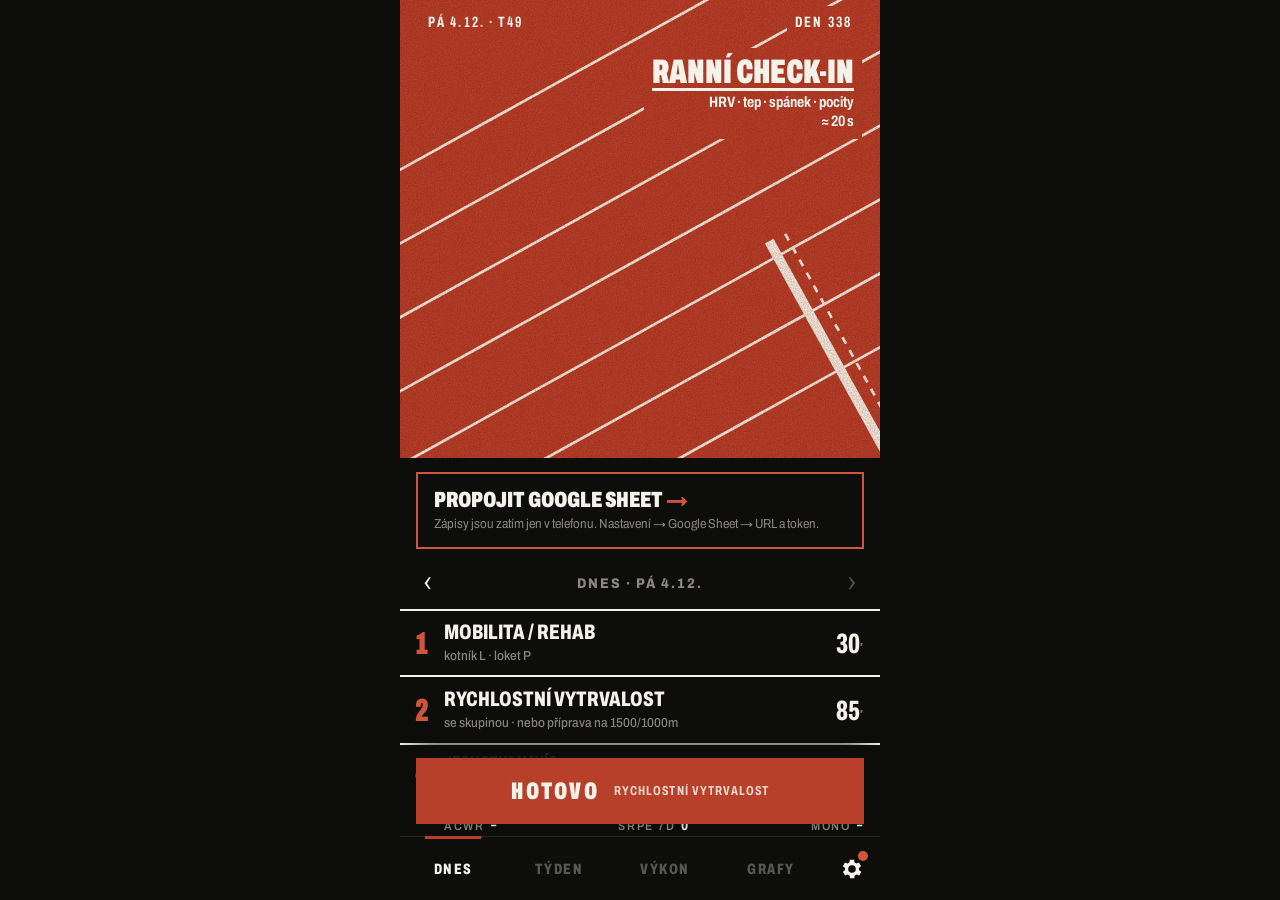
<file: index.html>
<!doctype html>
<html lang="cs">
<head>
<meta charset="utf-8">
<meta name="viewport" content="width=device-width, initial-scale=1, viewport-fit=cover">
<meta name="theme-color" content="#0d0d0c">
<meta name="apple-mobile-web-app-capable" content="yes">
<meta name="mobile-web-app-capable" content="yes">
<meta name="apple-mobile-web-app-status-bar-style" content="black-translucent">
<meta name="apple-mobile-web-app-title" content="Deník">
<title>Trénink deník</title>
<link rel="manifest" href="manifest.webmanifest">
<link rel="icon" href="icons/icon-192.png" type="image/png">
<link rel="apple-touch-icon" href="icons/apple-touch-icon.png">
<link rel="preconnect" href="https://fonts.googleapis.com">
<link rel="preconnect" href="https://fonts.gstatic.com" crossorigin>
<link href="https://fonts.googleapis.com/css2?family=Archivo:wdth,wght@62..125,400..900&display=swap" rel="stylesheet">
<link rel="stylesheet" href="css/app.css">
<script type="module" src="js/main.js"></script>
</head>
<body>
<div id="app"></div>
<noscript>Deník potřebuje JavaScript.</noscript>
</body>
</html>
</file>
<file: css/app.css>
/* Trénink deník – „Dráha“. Tmavý stadion, tartan, bílé čáry, kondenzovaná čísla. */
:root {
  --bg: #0d0d0c;
  --bg-2: #151513;
  --ink: #f5f2ea;
  --dim: #8c877d;
  --mute: #5a5650;
  --rule: #262523;
  --tartan: #b8402a;
  --tartan-l: #d0563a;
  --tartan-d: #8a2e1d;
  --line: #f5f2ea;
  --go: #49d17d;
  --warn: #f2b632;
  --stop: #ff4b3a;
  --tab-h: 64px;
  --safe-b: env(safe-area-inset-bottom, 0px);
  --safe-t: env(safe-area-inset-top, 0px);
  --noise: url("data:image/svg+xml,%3Csvg xmlns='http://www.w3.org/2000/svg' width='240' height='240'%3E%3Cfilter id='n'%3E%3CfeTurbulence type='fractalNoise' baseFrequency='.9' numOctaves='3' stitchTiles='stitch'/%3E%3CfeColorMatrix values='0 0 0 0 .35  0 0 0 0 .1  0 0 0 0 .05  0 0 0 1.1 -.2'/%3E%3C/filter%3E%3Crect width='100%25' height='100%25' filter='url(%23n)' opacity='.55'/%3E%3C/svg%3E");
  color-scheme: dark;
}

* { box-sizing: border-box; margin: 0; padding: 0; -webkit-tap-highlight-color: transparent; }
html, body { height: 100%; background: var(--bg); color: var(--ink); }
/* žádné přiblížení dvojitým ťuknutím (pinch zůstává) */
* { touch-action: manipulation; } /* i uvnitř scrollovacích kontejnerů; konkrétní pravidla (sheet-head, grafy) mají přednost */
body {
  font-family: "Archivo", system-ui, sans-serif;
  font-variation-settings: "wdth" 88;
  -webkit-font-smoothing: antialiased;
  overscroll-behavior: none;
  -webkit-user-select: none; user-select: none;
}
input, textarea, select, button { font: inherit; color: inherit; }
button { background: none; border: 0; cursor: pointer; text-align: inherit; }
button:disabled { opacity: .3; cursor: default; }
input, textarea { -webkit-user-select: text; user-select: text; }
:focus-visible { outline: 2px solid var(--tartan-l); outline-offset: 2px; }

.c62, .paint, .lane .v, .lane .n, .loadbar b, .otu-c b, .wk-bib b, .step-val, .cta span,
.state b, .meta, .wk-min, .wk-r b, .scale-btn b, .soon-num { font-variation-settings: "wdth" 62; font-variant-numeric: tabular-nums; }

#app { height: 100%; max-width: 480px; margin: 0 auto; position: relative; background: var(--bg); }
#main { height: 100%; overflow-y: auto; overflow-x: hidden; -webkit-overflow-scrolling: touch; padding-bottom: calc(var(--tab-h) + var(--safe-b) + 96px); }
.view { min-height: 100%; }
.muted { color: var(--dim); font-size: 14px; line-height: 1.4; }
.sect { font-size: 12px; letter-spacing: .18em; text-transform: uppercase; color: var(--dim); font-weight: 700; margin: 0 0 10px; }

/* ---------- tartan ---------- */
.track { position: relative; aspect-ratio: 390 / 372; min-height: calc(330px + var(--safe-t)); overflow: hidden; background: var(--tartan); }
.track-bg, .track-svg { position: absolute; inset: 0; width: 100%; height: 100%; display: block; }
.meta, .state, .paint, .paint-l { position: absolute; z-index: 2; }
.meta { top: calc(var(--safe-t) + 14px); left: 28px; right: 28px; display: flex; justify-content: space-between; font-weight: 700; font-size: 15px; letter-spacing: .14em; text-transform: uppercase; pointer-events: none; }
.state { right: 26px; top: calc(var(--safe-t) + 56px); text-align: right; display: block; max-width: 62%; }
.state b { display: block; font-weight: 900; font-size: 30px; line-height: .92; text-transform: uppercase; }
.state small { display: block; font-size: 15px; font-weight: 700; margin-top: 6px; line-height: 1.25; font-variation-settings: "wdth" 78; }
.state .pain-note { font-weight: 600; }
.state-cta b { font-size: 34px; text-decoration: underline; text-decoration-thickness: 3px; text-underline-offset: 5px; }
.lights { display: flex; gap: 6px; justify-content: flex-end; margin-bottom: 10px; }
.lights i { width: 15px; height: 15px; border-radius: 50%; border: 2px solid var(--line); }
.lights i.on { background: var(--line); }
.lights[data-level="warn"] i.on { background: var(--warn); border-color: var(--warn); }
.lights[data-level="stop"] i.on { background: var(--bg); border-color: var(--bg); }
.paint { left: 12px; bottom: 36px; font-weight: 900; font-size: min(200px, 51vw); line-height: .78; letter-spacing: -.02em; color: var(--line); pointer-events: none; }
.paint-l { left: 22px; bottom: 16px; font-weight: 800; font-size: 13px; letter-spacing: .22em; text-transform: uppercase; pointer-events: none; }

/* drobný text na tartanu: plocha se stejným zrnem, čáry pod ní končí */
.meta span, .state, .paint-l {
  border: 8px solid transparent; margin: -8px;
  background: var(--noise) padding-box border-box, var(--tartan) border-box;
  background-blend-mode: multiply;
}
.meta { margin: 0; }

/* rozložení podle varianty pozadí */
.bgv4 .state { top: auto; bottom: 22px; }
.bgv6 .paint { left: auto; right: 16px; }
.bgv6 .paint-l { left: auto; right: 22px; }
.bgv6 .state, .bgv12 .state { right: auto; left: 28px; text-align: left; }
.bgv6 .lights, .bgv12 .lights { justify-content: flex-start; }
.bgv10 .paint { font-size: min(150px, 38vw); bottom: 48px; }
.bgv12 .paint { font-size: min(168px, 43vw); }

.alert { margin: 14px 16px 0; padding: 12px 14px; border-left: 4px solid var(--stop); background: #1d1210; font-size: 14px; line-height: 1.4; }
.alert b { text-transform: uppercase; letter-spacing: .08em; color: var(--stop); }

.back-today { display: block; width: 100%; padding: calc(var(--safe-t) + 10px) 16px 10px; background: var(--ink); color: var(--bg); font-weight: 800; letter-spacing: .1em; text-transform: uppercase; font-size: 13px; text-align: center; }
.back-today + .track .meta { top: 14px; }
.back-today + .track { min-height: 330px; }

/* ---------- dráhy (jednotky) ---------- */
.lanes { margin-top: 16px; }
.lane { position: relative; width: 100%; display: grid; grid-template-columns: 44px 1fr auto; align-items: center; min-height: 68px; padding: 8px 18px 8px 0; border-bottom: 2px solid var(--line); }
.lane:first-child { border-top: 2px solid var(--line); }
.lane .n { font-weight: 900; font-size: 32px; text-align: center; color: var(--tartan-l); }
.lane .t { font-weight: 800; font-size: 21px; text-transform: uppercase; line-height: 1.02; font-variation-settings: "wdth" 70; padding-right: 8px; }
.lane .t small { overflow: hidden; display: -webkit-box; -webkit-line-clamp: 2; -webkit-box-orient: vertical; font-weight: 500; font-size: 13px; color: var(--dim); text-transform: none; font-variation-settings: "wdth" 90; margin-top: 4px; line-height: 1.3; }
.lane .v { font-weight: 800; font-size: 28px; }
.lane .v i { font-style: normal; font-size: 14px; color: var(--dim); }
.lane.done .n, .lane.done .t, .lane.done .v, .lane.skipped > * { opacity: .38; }
.lane.skipped .t { text-decoration: line-through; text-decoration-thickness: 2px; }
.lane:active { background: #141412; }
.lane-add { border-bottom: 0 !important; min-height: 56px; }
.lane-add .n { color: var(--dim); }
.lane-add .t { color: var(--dim); font-size: 17px; }

/* razítko */
.stamp {
  position: absolute; right: 70px; top: 50%; pointer-events: none;
  font-weight: 900; font-size: 19px; font-variation-settings: "wdth" 70; letter-spacing: .14em; text-transform: uppercase; line-height: 1;
  color: var(--tartan-l); border: 2.5px solid currentColor; padding: 4px 8px 3px;
  transform: translateY(-50%) rotate(var(--r, -8deg)); opacity: .92;
  -webkit-mask: url("data:image/svg+xml,%3Csvg xmlns='http://www.w3.org/2000/svg' width='120' height='60'%3E%3Cfilter id='f'%3E%3CfeTurbulence baseFrequency='.7' numOctaves='2'/%3E%3CfeColorMatrix values='0 0 0 0 0  0 0 0 0 0  0 0 0 0 0  0 0 0 -2.2 1.6'/%3E%3C/filter%3E%3Crect width='100%25' height='100%25' filter='url(%23f)'/%3E%3C/svg%3E");
          mask: url("data:image/svg+xml,%3Csvg xmlns='http://www.w3.org/2000/svg' width='120' height='60'%3E%3Cfilter id='f'%3E%3CfeTurbulence baseFrequency='.7' numOctaves='2'/%3E%3CfeColorMatrix values='0 0 0 0 0  0 0 0 0 0  0 0 0 0 0  0 0 0 -2.2 1.6'/%3E%3C/filter%3E%3Crect width='100%25' height='100%25' filter='url(%23f)'/%3E%3C/svg%3E");
}
.stamp.new { animation: stamp .32s cubic-bezier(.3, 1.6, .5, 1) both; }
@keyframes stamp {
  from { transform: translateY(-50%) rotate(var(--r, -8deg)) scale(2.4); opacity: 0; }
  to   { transform: translateY(-50%) rotate(var(--r, -8deg)) scale(1); opacity: .92; }
}

.loadbar { display: flex; justify-content: space-between; padding: 14px 18px 0 44px; font-size: 12px; letter-spacing: .14em; color: var(--dim); text-transform: uppercase; font-weight: 600; }
.loadbar b { color: var(--ink); font-size: 17px; letter-spacing: .02em; margin-left: 6px; }
.loadbar b[data-zone="warn"] { color: var(--warn); }
.loadbar b[data-zone="stop"] { color: var(--stop); }

/* palcové CTA nad lištou */
.cta-wrap { position: fixed; z-index: 5; left: 0; right: 0; bottom: calc(var(--tab-h) + var(--safe-b) + 12px); max-width: 480px; margin: 0 auto; padding: 0 16px; pointer-events: none; }
.cta { pointer-events: auto; width: 100%; height: 66px; background: var(--tartan); color: var(--ink); font-weight: 900; font-size: 24px; letter-spacing: .12em; text-transform: uppercase; font-variation-settings: "wdth" 70; display: flex; align-items: center; justify-content: center; gap: 14px; box-shadow: 0 -12px 24px var(--bg); }
.cta small { font-size: 13px; letter-spacing: .08em; font-weight: 700; opacity: .85; max-width: 50%; white-space: nowrap; overflow: hidden; text-overflow: ellipsis; }
.cta:active { background: var(--tartan-d); }
.cta-quiet { background: var(--bg-2); color: var(--dim); font-size: 16px; border: 2px solid var(--rule); }

/* ---------- spodní lišta ---------- */
.tabbar { position: fixed; z-index: 6; left: 0; right: 0; bottom: 0; max-width: 480px; margin: 0 auto; height: calc(var(--tab-h) + var(--safe-b)); padding-bottom: var(--safe-b); display: grid; grid-template-columns: repeat(4, 1fr) 56px; border-top: 1px solid var(--rule); background: var(--bg); }
.tabbar button { font-weight: 800; font-size: 15px; letter-spacing: .1em; text-transform: uppercase; color: var(--mute); display: flex; align-items: center; justify-content: center; font-variation-settings: "wdth" 70; position: relative; }
.tabbar button[aria-current="true"] { color: var(--ink); }
.tabbar button[aria-current="true"]::before { content: ""; position: absolute; top: -1px; left: 24%; right: 24%; height: 3px; background: var(--tartan); }
.tabbar .gear { color: var(--ink); }
.tabbar .gear svg { width: 26px; height: 26px; }
.tabbar .gear.needs-setup::after { content: ""; position: absolute; top: 14px; right: 12px; width: 10px; height: 10px; border-radius: 50%; background: var(--tartan-l); box-shadow: 0 0 0 2px var(--bg); }
.tabbar .gear span { display: grid; }

.connect { display: block; margin: 14px 16px 0; padding: 14px 16px; border: 2px solid var(--tartan-l); color: var(--ink); text-decoration: none; }
.connect b { display: block; font-weight: 900; font-size: 22px; text-transform: uppercase; font-variation-settings: "wdth" 70; }
.connect b::after { content: " →"; color: var(--tartan-l); }
.connect small { display: block; margin-top: 4px; color: var(--dim); font-size: 13px; line-height: 1.35; }
.connect:active { background: #1a1311; }
.lbl { display: grid; gap: 6px; }
.lbl > span { font-size: 12px; letter-spacing: .14em; text-transform: uppercase; color: var(--dim); font-weight: 700; }

/* ---------- bottom sheet ---------- */
.scrim { position: fixed; inset: 0; z-index: 20; background: rgba(0, 0, 0, .6); opacity: 0; transition: opacity .25s; }
.scrim.in { opacity: 1; }
.sheet { position: fixed; z-index: 21; left: 0; right: 0; bottom: 0; max-width: 480px; margin: 0 auto; max-height: 88vh; display: flex; flex-direction: column; background: var(--bg-2); border-top: 3px solid var(--tartan); transform: translateY(100%); transition: transform .26s cubic-bezier(.2, .8, .2, 1); padding-bottom: var(--safe-b); }
.sheet.full { height: 88vh; }
.sheet.in { transform: none; }
.sheet-grip { width: 44px; height: 4px; background: var(--mute); margin: 8px auto 0; }
.sheet-head { display: flex; align-items: center; justify-content: space-between; padding: 8px 16px 6px; touch-action: none; }
.sheet-head h2 { font-weight: 900; font-size: 24px; text-transform: uppercase; font-variation-settings: "wdth" 70; line-height: 1; }
.sheet-x { color: var(--dim); font-size: 14px; padding: 8px 0 8px 12px; }
.sheet-body { overflow-y: auto; padding: 6px 16px 20px; -webkit-overflow-scrolling: touch; overscroll-behavior: contain; }
.sheet-actions { display: grid; gap: 8px; margin-top: 18px; }
.sheet-body:has(> .sheet-actions.sticky) { padding-bottom: 0; }
.sheet-actions.sticky { position: sticky; bottom: 0; z-index: 2; margin: 18px -16px 0; padding: 12px 16px 14px; background: var(--bg-2); box-shadow: 0 -10px 16px var(--bg-2); border-top: 1px solid var(--rule); }
.row.split > * { flex: 1; }
.two { display: grid; grid-template-columns: 1fr 1fr; gap: 10px; }
.two .field { border-bottom: 0; }
.rpe-hint { color: var(--dim); }
.chips.quick { display: flex; flex-wrap: wrap; gap: 6px; margin-top: 8px; }
.qchip { min-height: 36px; padding: 6px 12px; border: 1.5px solid var(--rule); font-size: 14px; font-weight: 600; color: var(--ink); background: var(--bg); }
.qchip.add::before { content: "+ "; color: var(--tartan-l); }
.qchip[aria-pressed="true"] { border-color: var(--tartan); background: var(--tartan); }
.qchip:active { background: var(--rule); }
.toast { position: fixed; z-index: 50; left: 16px; right: 16px; max-width: 448px; margin: 0 auto; bottom: calc(var(--tab-h) + var(--safe-b) + 90px); display: flex; align-items: center; justify-content: space-between; gap: 12px; padding: 12px 14px; background: var(--ink); color: var(--bg); font-weight: 700; transform: translateY(20px); opacity: 0; transition: transform .2s, opacity .2s; }
.toast.in { transform: none; opacity: 1; }
.toast button { color: var(--tartan); font-weight: 900; letter-spacing: .1em; text-transform: uppercase; padding: 4px 0 4px 10px; }
.dayswitch { display: grid; grid-template-columns: 56px 1fr 56px; align-items: center; margin-top: 12px; }
.dayswitch button { height: 44px; font-size: 30px; font-weight: 300; text-align: center; color: var(--ink); }
.dayswitch span { text-align: center; font-weight: 800; font-size: 14px; letter-spacing: .14em; text-transform: uppercase; color: var(--dim); }
.dayswitch + .lanes { margin-top: 4px; }
body.sheet-open #main { overflow: hidden; touch-action: none; }
.scrim, .sheet-grip { touch-action: none; }

/* ---------- formulářové prvky ---------- */
.field { padding: 12px 0; border-bottom: 1px solid var(--rule); }
.field-l { font-size: 12px; letter-spacing: .16em; text-transform: uppercase; color: var(--dim); font-weight: 700; margin-bottom: 8px; display: flex; justify-content: space-between; gap: 8px; }
.field-l small { letter-spacing: 0; text-transform: none; font-weight: 500; }
.text-in, .sel { width: 100%; background: var(--bg); border: 1.5px solid var(--rule); padding: 12px; font-size: 16px; border-radius: 0; color: var(--ink); }
.text-in:focus, .sel:focus { border-color: var(--tartan-l); outline: 0; }
textarea.text-in { resize: vertical; line-height: 1.4; }
.sel { appearance: none; background-image: linear-gradient(45deg, transparent 50%, var(--dim) 50%), linear-gradient(135deg, var(--dim) 50%, transparent 50%); background-position: calc(100% - 18px) 50%, calc(100% - 12px) 50%; background-size: 6px 6px; background-repeat: no-repeat; padding-right: 32px; }

.scale { display: grid; gap: 6px; }
.scale-btn { height: 58px; border: 1.5px solid var(--rule); background: var(--bg); display: flex; flex-direction: column; align-items: center; justify-content: center; }
.scale-btn b { font-size: 26px; font-weight: 800; line-height: 1; }
.scale-btn small { font-size: 10px; color: var(--dim); margin-top: 2px; letter-spacing: .04em; }
.scale-btn[aria-pressed="true"] { background: var(--tartan); border-color: var(--tartan); }
.scale-btn[aria-pressed="true"] small { color: var(--ink); }
.shake { animation: shake .35s; }
@keyframes shake { 25% { transform: translateX(-6px); } 75% { transform: translateX(6px); } }

.stepper { display: grid; grid-template-columns: 64px 1fr 64px; align-items: center; border: 1.5px solid var(--rule); background: var(--bg); }
.step-btn { height: 64px; font-size: 30px; font-weight: 400; text-align: center; color: var(--ink); }
.step-btn:active { background: var(--rule); }
.step-mid { text-align: center; }
.step-val { font-size: 40px; font-weight: 900; }
.step-unit { font-size: 14px; color: var(--dim); margin-left: 4px; }

.num-field { display: flex; align-items: center; border: 1.5px solid var(--rule); background: var(--bg); min-width: 0; width: 100%; }
.num-field:focus-within { border-color: var(--tartan-l); }
.num-in { flex: 1; min-width: 0; width: 100%; background: none; border: 0; padding: 10px 12px; font-size: 26px; font-weight: 800; font-variation-settings: "wdth" 62; outline: 0; }
.num-unit { padding-right: 12px; color: var(--dim); font-size: 14px; }

.volume { margin-top: 12px; border-top: 1px solid var(--rule); }
.volume summary { padding: 14px 0; font-size: 12px; letter-spacing: .16em; text-transform: uppercase; color: var(--dim); font-weight: 700; list-style: none; }
.volume summary::after { content: " +"; }
.volume[open] summary::after { content: " −"; }
.vol-grid { display: grid; grid-template-columns: 1fr 1fr; gap: 8px; }
.vol span { display: block; font-size: 12px; color: var(--dim); margin-bottom: 4px; }
.vol .num-in { font-size: 20px; padding: 8px 10px; }
.flags { display: grid; grid-template-columns: repeat(3, 1fr); gap: 8px; margin-top: 10px; }
.flag { border: 1.5px solid var(--rule); padding: 10px 8px; text-align: center; }
.flag b { display: block; font-size: 18px; font-weight: 900; }
.flag small { font-size: 11px; color: var(--dim); }
.flag[aria-pressed="true"] { border-color: var(--warn); color: var(--warn); }

.btn-primary { height: 60px; background: var(--tartan); color: var(--ink); font-weight: 900; font-size: 20px; letter-spacing: .12em; text-transform: uppercase; text-align: center; font-variation-settings: "wdth" 70; width: 100%; }
.btn-primary:active { background: var(--tartan-d); }
.btn-ghost { min-height: 48px; padding: 0 16px; border: 1.5px solid var(--rule); font-weight: 700; letter-spacing: .06em; text-transform: uppercase; font-size: 14px; text-align: center; }
.btn-ghost:active { background: var(--rule); }
.btn-link { color: var(--tartan-l); font-weight: 700; font-size: 14px; padding: 10px 0; display: inline-block; text-decoration: none; }
.btn-x { width: 36px; height: 36px; color: var(--dim); font-size: 22px; text-align: center; flex: none; }
.row { display: flex; gap: 8px; flex-wrap: wrap; }

/* ---------- check-in ---------- */
.checkin { position: fixed; inset: 0; z-index: 30; max-width: 480px; margin: 0 auto; background: var(--bg); display: flex; flex-direction: column; padding-top: var(--safe-t); padding-bottom: var(--safe-b); transform: translateY(100%); transition: transform .28s cubic-bezier(.2, .8, .2, 1); }
.checkin.in { transform: none; }
.ci-head { display: flex; align-items: center; justify-content: space-between; padding: 12px 16px; }
.ci-close { color: var(--dim); font-size: 14px; }
.ci-title { font-weight: 800; letter-spacing: .16em; text-transform: uppercase; font-size: 13px; }
.ci-count { font-variation-settings: "wdth" 62; color: var(--dim); font-weight: 700; min-width: 44px; text-align: right; }
.ci-progress { display: flex; gap: 4px; padding: 0 16px; }
.ci-progress i { flex: 1; height: 4px; background: var(--rule); transition: background .2s; }
.ci-progress i.on { background: var(--tartan); }
.ci-viewport { flex: 1; overflow: hidden; }
.ci-track { display: flex; height: 100%; transition: transform .28s cubic-bezier(.2, .8, .2, 1); }
.ci-card { flex: 0 0 100%; min-width: 0; padding: 28px 16px; overflow-y: auto; display: flex; flex-direction: column; gap: 18px; }
.ci-h { font-weight: 900; font-size: 44px; text-transform: uppercase; font-variation-settings: "wdth" 62; line-height: .9; }
.ci-row, .ci-sub { display: grid; gap: 8px; grid-template-columns: minmax(0, 1fr); }
.ci-l { font-size: 12px; letter-spacing: .16em; text-transform: uppercase; color: var(--dim); font-weight: 700; }
.ci-l small { margin-left: 6px; letter-spacing: 0; text-transform: none; font-weight: 500; }
.ci-row .num-in { font-size: 44px; padding: 8px 14px; }
.ci-card .scale-btn { height: 92px; }
.ci-card .scale-btn b { font-size: 36px; }
.ci-hint { color: var(--dim); font-size: 14px; }
.ci-foot { display: grid; grid-template-columns: 1fr 2fr; gap: 8px; padding: 12px 16px 16px; }
.ci-back { height: 58px; border: 1.5px solid var(--rule); text-align: center; font-weight: 700; text-transform: uppercase; letter-spacing: .1em; }
.ci-next { height: 58px; background: var(--ink); color: var(--bg); text-align: center; font-weight: 900; text-transform: uppercase; letter-spacing: .12em; font-size: 18px; }
.ci-save { height: 72px; font-size: 22px; }
.pain-grid { display: grid; grid-template-columns: 1fr 1fr; gap: 8px; }
.pain { min-height: 64px; border: 1.5px solid var(--rule); padding: 10px 12px; display: flex; flex-direction: column; justify-content: space-between; font-weight: 700; font-size: 16px; }
.pain b { color: var(--tartan-l); letter-spacing: .1em; font-size: 14px; }
.pain[data-lvl="1"] { border-color: var(--warn); }
.pain[data-lvl="2"] { border-color: var(--tartan-l); }
.pain[data-lvl="3"] { border-color: var(--stop); background: #2a1410; }

/* ---------- týden ---------- */
.wk-head { display: grid; grid-template-columns: 56px 1fr 56px; align-items: center; padding: calc(var(--safe-t) + 14px) 8px 14px; background: var(--tartan); background-image: var(--noise); background-blend-mode: multiply; }
.wk-nav { height: 56px; font-size: 40px; text-align: center; font-weight: 300; }
.wk-bib { text-align: center; background: var(--ink); color: var(--bg); padding: 6px 0 8px; position: relative; }
.wk-bib::before, .wk-bib::after { content: ""; position: absolute; top: 8px; width: 7px; height: 7px; border-radius: 50%; background: var(--tartan); }
.wk-bib::before { left: 8px; } .wk-bib::after { right: 8px; }
.wk-bib small { display: block; font-size: 11px; letter-spacing: .2em; text-transform: uppercase; font-weight: 700; }
.wk-bib b { display: block; font-size: 76px; font-weight: 900; line-height: .9; }
.wk-bib span { font-size: 13px; font-weight: 700; letter-spacing: .1em; }
.wk-lanes { margin-top: 2px; }
.wk-lane { width: 100%; display: grid; grid-template-columns: 52px minmax(0, 1fr) 40px 56px; align-items: center; gap: 6px; min-height: 64px; padding: 8px 16px 8px 0; border-bottom: 2px solid var(--line); text-align: left; }
.wk-lane.is-today { background: #1a1311; box-shadow: inset 4px 0 0 var(--tartan); }
.wk-lane.future { opacity: .45; }
.wk-dow { text-align: center; font-weight: 900; font-size: 22px; color: var(--tartan-l); font-variation-settings: "wdth" 62; line-height: 1; }
.wk-dow small { display: block; font-size: 11px; color: var(--dim); font-weight: 600; margin-top: 3px; }
.wk-units { display: flex; flex-wrap: wrap; gap: 4px 8px; }
.wk-u { overflow-wrap: anywhere; font-weight: 700; font-size: 14px; text-transform: uppercase; font-variation-settings: "wdth" 70; color: var(--dim); }
.wk-u.done { color: var(--ink); }
.wk-u.done::before { content: "■ "; color: var(--tartan-l); font-size: 10px; vertical-align: 2px; }
.wk-u.rest { font-style: italic; text-transform: none; }
.wk-reg { font-size: 12px; font-weight: 700; color: var(--dim); letter-spacing: .06em; }
.wk-r { text-align: center; }
.wk-r b { font-size: 20px; font-weight: 800; }
.wk-r b[data-level="warn"] { color: var(--warn); }
.wk-r b[data-level="stop"] { color: var(--stop); }
.wk-min { text-align: right; font-size: 22px; font-weight: 800; line-height: 1; }
.wk-min small { display: block; font-size: 11px; color: var(--dim); font-weight: 600; }

.otu, .wk-eval, .report, .set-sect { padding: 22px 16px 0; }
.otu-grid { display: grid; grid-template-columns: repeat(4, 1fr); border-top: 2px solid var(--ink); }
.otu-c { padding: 10px 0 10px 10px; border-bottom: 1px solid var(--rule); border-right: 1px solid var(--rule); }
.otu-c:nth-child(4n) { border-right: 0; }
.otu-c:nth-child(4n+1) { padding-left: 0; }
.otu-c b { display: block; font-size: 32px; font-weight: 900; line-height: 1; }
.otu-c span { font-size: 12px; font-weight: 800; letter-spacing: .14em; color: var(--tartan-l); }
.otu-c small { font-size: 11px; color: var(--dim); margin-left: 4px; }
.otu .loadbar { padding-left: 0; padding-right: 0; }
.report-card { border-left: 4px solid var(--tartan); padding: 4px 0 4px 14px; font-size: 15px; line-height: 1.5; -webkit-user-select: text; user-select: text; }
.report-card + .report-card { margin-top: 18px; }
.report-card .report-kind { margin: 0 0 2px; font-size: 13px; letter-spacing: .14em; text-transform: uppercase; color: var(--ink); }
.report-card[data-kind="vysledky"] { border-left-color: var(--second, #5b8fc7); }
.report-card small { display: block; color: var(--dim); font-size: 12px; margin-bottom: 6px; }
.report-card p, .report-card ul { margin-top: 8px; }
.report-card h4 { margin-top: 14px; font-size: 13px; letter-spacing: .14em; text-transform: uppercase; color: var(--tartan-l); }
.report-card h4:first-of-type { margin-top: 4px; }
.report-card ul { padding-left: 18px; }
.report-card li + li { margin-top: 4px; }
.otu-help { margin-top: 8px; font-size: 13px; }
.otu-help summary { color: var(--dim); font-size: 12px; padding: 4px 0; cursor: pointer; }
.otu-help dl { display: grid; grid-template-columns: 48px 1fr; gap: 6px 10px; margin-top: 6px; line-height: 1.35; }
.otu-help dt { font-weight: 800; color: var(--tartan-l); letter-spacing: .08em; }
.otu-help dd { color: var(--dim); }

/* ---------- nastavení ---------- */
.page-head { padding: calc(var(--safe-t) + 18px) 16px 6px; }
.page-head h1 { font-weight: 900; font-size: 44px; text-transform: uppercase; font-variation-settings: "wdth" 62; }
.set-sect { display: grid; gap: 10px; padding-bottom: 6px; }
.set-sect + .set-sect { border-top: 1px solid var(--rule); margin-top: 16px; }
.sync-status { font-size: 13px; color: var(--dim); }
.sync-status[data-status="error"] { color: var(--stop); }
.sync-status[data-status="idle"] { color: var(--go); }
.toggles { display: grid; }
.toggle { display: flex; justify-content: space-between; align-items: center; min-height: 52px; border-bottom: 1px solid var(--rule); font-weight: 600; }
.toggle i { width: 46px; height: 28px; border-radius: 14px; background: var(--rule); position: relative; transition: background .2s; }
.toggle i::after { content: ""; position: absolute; top: 3px; left: 3px; width: 22px; height: 22px; border-radius: 50%; background: var(--ink); transition: transform .2s; }
.toggle[aria-checked="true"] i { background: var(--tartan); }
.toggle[aria-checked="true"] i::after { transform: translateX(18px); }
.tpl { display: grid; gap: 14px; }
.tpl-day h4 { font-size: 15px; font-weight: 900; text-transform: uppercase; letter-spacing: .08em; color: var(--tartan-l); margin-bottom: 6px; }
.tpl-unit { display: grid; grid-template-columns: 1fr 1fr 36px; gap: 6px; padding: 8px 0; border-bottom: 1px dashed var(--rule); }
.tpl-unit .sel { grid-column: 1 / 3; }
.tpl-unit .btn-x { grid-column: 3; grid-row: 1; }
.tpl-unit .text-in { padding: 10px; font-size: 16px; }
.tpl-unit .tpl-obsah { grid-column: 1 / -1; font-size: 14px; line-height: 1.35; }
.tpl-min { grid-column: 1 / -1; display: flex; align-items: center; gap: 6px; color: var(--dim); font-size: 13px; }
.tpl-min .text-in { width: 72px; }
.chips { display: flex; flex-wrap: wrap; gap: 8px; }
.chip { display: inline-flex; align-items: center; border: 1.5px solid var(--rule); padding-left: 12px; font-weight: 600; }
.chip-in { width: 140px; }
.thr { display: grid; grid-template-columns: 1fr 120px; align-items: center; gap: 10px; }
.thr .num-in { font-size: 20px; }
.foot { padding: 24px 16px; }

/* ---------- fáze 2: společné ---------- */
.pad { padding-left: 16px; padding-right: 16px; }
h3.sect.pad { margin-top: 22px; }
.subtabs { display: grid; grid-auto-flow: column; grid-auto-columns: 1fr; margin: 6px 16px 0; border: 1.5px solid var(--rule); }
.subtabs button { height: 44px; text-align: center; font-weight: 800; font-size: 14px; letter-spacing: .1em; text-transform: uppercase; color: var(--dim); font-variation-settings: "wdth" 70; }
.subtabs button + button { border-left: 1.5px solid var(--rule); }
.subtabs button[aria-pressed="true"] { background: var(--ink); color: var(--bg); }
.subtabs.sticky { position: sticky; top: 0; z-index: 3; background: var(--bg); box-shadow: 0 8px 12px var(--bg); }
.pad > .btn-primary { margin-top: 16px; }
.note-warn { margin: 12px 16px 0; padding: 10px 12px; border-left: 4px solid var(--warn); background: #1d1a10; font-size: 13px; line-height: 1.4; }
.check { display: inline-flex; align-items: center; gap: 8px; margin-top: 10px; font-size: 14px; color: var(--dim); }
.check input { width: 22px; height: 22px; accent-color: var(--tartan); }

/* PB: desetibojový výsledkový list */
.dec-hero { display: grid; grid-template-columns: 1fr 1fr; margin: 16px 16px 0; border-top: 2px solid var(--ink); }
.dec-hero > div { padding: 12px 0 12px 12px; border-bottom: 1px solid var(--rule); }
.dec-hero > div:first-child { padding-left: 0; border-right: 1px solid var(--rule); }
.dec-hero small { display: block; font-size: 11px; letter-spacing: .14em; text-transform: uppercase; color: var(--dim); font-weight: 700; }
.dec-hero b { display: block; font-size: 52px; font-weight: 900; line-height: .95; font-variation-settings: "wdth" 62; margin: 4px 0 2px; }
.dec-hero span { font-size: 12px; color: var(--dim); }
.legend-line { display: flex; align-items: center; gap: 6px; margin: 14px 16px 6px; font-size: 12px; color: var(--dim); }
.legend-line i { display: inline-block; }
.lg-bar { width: 18px; height: 6px; background: var(--tartan-l); }
.lg-tick { width: 2px; height: 12px; background: var(--ink); margin-left: 10px; }
.dec-lane { width: 100%; display: grid; grid-template-columns: 40px minmax(0, 1fr) 56px; align-items: center; gap: 4px; padding: 10px 16px 10px 0; border-bottom: 2px solid var(--line); text-align: left; }
.dec-lanes .dec-lane:first-child { border-top: 2px solid var(--line); }
.dec-lane .n { text-align: center; font-weight: 900; font-size: 24px; color: var(--tartan-l); font-variation-settings: "wdth" 62; }
.dl { display: grid; gap: 5px; }
.dl-top { display: flex; justify-content: space-between; align-items: baseline; }
.dl-top b { font-weight: 800; font-size: 19px; text-transform: uppercase; font-variation-settings: "wdth" 70; }
.dl-top .pbv { font-weight: 800; font-size: 22px; font-variation-settings: "wdth" 62; font-variant-numeric: tabular-nums; }
.dl-bar { position: relative; height: 6px; background: var(--rule); }
.dl-bar i { position: absolute; left: 0; top: 0; bottom: 0; background: var(--tartan-l); }
.dl-bar em { position: absolute; top: -3px; width: 2px; height: 12px; background: var(--ink); }
.dl small { font-size: 12px; color: var(--dim); }
.dec-lane .pts { text-align: right; font-weight: 900; font-size: 24px; font-variation-settings: "wdth" 62; font-variant-numeric: tabular-nums; }
.dec-lane:active, .pb-row:active, .res:active, .test-row:active { background: #141412; }
.pb-list { margin: 0 16px; }
.pb-row { width: 100%; display: grid; grid-template-columns: 1fr auto 82px; align-items: baseline; gap: 10px; padding: 12px 0; border-bottom: 1px solid var(--rule); text-align: left; }
.pb-row b { font-weight: 800; text-transform: uppercase; font-variation-settings: "wdth" 70; }
.pb-row span { font-weight: 800; font-size: 20px; font-variation-settings: "wdth" 62; }
.pb-row small { color: var(--dim); font-size: 12px; text-align: right; }
.pb-row .records { grid-column: 1 / -1; text-align: left; margin-top: -4px; }
.records { display: block; font-size: 12px; color: var(--dim); }
.perf-hint { display: block; margin-top: 4px; font-size: 13px; color: var(--dim); min-height: 1em; }

/* Závody */
.meet { margin: 18px 16px 0; }
.meet-h { display: grid; grid-template-columns: 1fr auto; align-items: baseline; border-bottom: 2px solid var(--ink); padding-bottom: 6px; }
.meet-h b { font-weight: 900; font-size: 20px; text-transform: uppercase; font-variation-settings: "wdth" 70; }
.meet-h span { grid-column: 1; font-size: 12px; color: var(--dim); }
.meet-h strong { grid-column: 2; grid-row: 1 / 3; font-weight: 900; font-size: 26px; color: var(--tartan-l); font-variation-settings: "wdth" 62; }
.meet-h strong small { color: var(--dim); font-size: 12px; }
.res { position: relative; width: 100%; display: grid; grid-template-columns: minmax(0, 1fr) auto 34px 52px; align-items: baseline; gap: 8px; padding: 11px 0; border-bottom: 1px solid var(--rule); text-align: left; }
.res-d { font-weight: 700; text-transform: uppercase; font-variation-settings: "wdth" 70; }
.res-note { display: block; font-size: 11px; color: var(--dim); text-transform: none; font-weight: 500; font-variation-settings: "wdth" 90; margin-top: 2px; }
.res-v { font-weight: 800; font-size: 20px; font-variation-settings: "wdth" 62; font-variant-numeric: tabular-nums; }
.res-v small { font-size: 12px; color: var(--dim); font-weight: 600; }
.res-p { color: var(--dim); font-size: 14px; text-align: right; }
.res-b { text-align: right; font-weight: 800; font-variation-settings: "wdth" 62; font-variant-numeric: tabular-nums; }
.res-pb { display: inline-block; margin-left: 10px; vertical-align: 2px; transform: rotate(-8deg); font-weight: 900; font-size: 13px; letter-spacing: .14em; color: var(--tartan-l); border: 2px solid currentColor; padding: 1px 6px; opacity: .9; pointer-events: none; }
.perf-in { font-size: 30px; font-weight: 800; font-variation-settings: "wdth" 62; }
.perf-preview { display: flex; gap: 12px; align-items: baseline; margin-top: 6px; min-height: 24px; }
.perf-preview b { font-size: 18px; }
.perf-preview span { color: var(--tartan-l); font-weight: 800; }
.perf-preview em { font-style: normal; font-weight: 900; text-transform: uppercase; letter-spacing: .1em; color: var(--go); font-size: 13px; }
.perf-preview small { color: var(--dim); }

/* Testy */
.asym { margin-top: 18px; }
.asym-row { display: grid; grid-template-columns: repeat(auto-fit, minmax(120px, 1fr)); gap: 8px; }
.asym-row div { border: 1.5px solid var(--rule); padding: 10px 12px; }
.asym-row b { display: block; font-size: 30px; font-weight: 900; font-variation-settings: "wdth" 62; }
.asym-row b[data-warn="true"] { color: var(--warn); }
.asym-row span { font-weight: 800; letter-spacing: .1em; font-size: 12px; margin-right: 6px; }
.asym-row small { color: var(--dim); font-size: 12px; }
.test-row { width: calc(100% - 32px); margin: 0 16px; display: grid; grid-template-columns: minmax(0, 1fr) 72px 92px; align-items: center; gap: 10px; padding: 12px 0; border-bottom: 1px solid var(--rule); text-align: left; }
.tn { font-weight: 700; line-height: 1.2; }
.tn small { display: block; font-size: 12px; color: var(--dim); font-weight: 500; margin-top: 2px; }
.tv { text-align: right; font-weight: 900; font-size: 22px; font-variation-settings: "wdth" 62; line-height: 1; }
.tv small { font-size: 12px; color: var(--dim); margin-left: 3px; font-weight: 600; }
.tv em { display: block; font-style: normal; font-size: 11px; color: var(--dim); font-weight: 600; margin-top: 3px; }
.spark-empty { display: block; }
.hist { display: grid; }
button.hist-row { width: 100%; text-align: left; }
button.hist-row:active { background: #141412; }
.hist-row { display: grid; grid-template-columns: 96px 1fr 1fr 36px; align-items: center; gap: 8px; min-height: 42px; border-bottom: 1px solid var(--rule); font-size: 15px; }
.hist-row.head { color: var(--dim); font-size: 11px; letter-spacing: .14em; text-transform: uppercase; font-weight: 700; min-height: 32px; }
.hist-row b { font-weight: 800; font-variation-settings: "wdth" 62; font-size: 18px; }
.hist-row small { color: var(--dim); }

/* Tělo */
.tiles { display: grid; grid-template-columns: 1fr 1fr; gap: 8px; margin-top: 16px; }
.tile { border: 1.5px solid var(--rule); padding: 12px; }
.tile small { display: block; font-size: 11px; letter-spacing: .14em; text-transform: uppercase; color: var(--dim); font-weight: 700; }
.tile b { display: block; font-size: 40px; font-weight: 900; line-height: 1; margin: 6px 0 4px; font-variation-settings: "wdth" 62; }
.tile b i { font-style: normal; font-size: 14px; color: var(--dim); margin-left: 4px; }
.tile span { font-size: 12px; color: var(--dim); }

/* ---------- grafy ---------- */
.charts .page-head { padding-bottom: 10px; }
.ch-sect { padding: 22px 16px 0; }
.chart { margin: 0 0 22px; }
.chart figcaption { display: flex; justify-content: space-between; align-items: baseline; margin-bottom: 6px; }
.chart figcaption b { font-weight: 800; font-size: 17px; text-transform: uppercase; font-variation-settings: "wdth" 70; }
.chart figcaption small { font-size: 12px; color: var(--dim); }
.chart-wrap { position: relative; touch-action: pan-y; }
.chart-svg { display: block; width: 100%; height: auto; overflow: visible; }
.chart-svg .ax { font-size: 10px; fill: var(--dim); font-family: inherit; font-variant-numeric: tabular-nums; }
.chart-svg .ax.lbl { fill: var(--ink); font-size: 11px; font-weight: 600; }
.chart-svg .val { font-size: 12px; fill: var(--ink); font-weight: 800; }
.chart-tip { position: absolute; top: -6px; transform: translate(-50%, -100%); background: var(--ink); color: var(--bg); padding: 6px 9px; font-size: 13px; white-space: nowrap; pointer-events: none; z-index: 2; }
.chart-tip b { font-weight: 900; margin-right: 4px; }
.chart-empty { color: var(--dim); font-size: 14px; padding: 18px 0; border-top: 1px solid var(--rule); border-bottom: 1px solid var(--rule); }
.legend { display: flex; gap: 14px; flex-wrap: wrap; font-size: 12px; color: var(--dim); margin-bottom: 6px; }
.legend span { display: inline-flex; align-items: center; gap: 6px; }
.legend i { width: 12px; height: 12px; display: inline-block; }
.chart-table { margin-top: 6px; font-size: 13px; }
.chart-table summary { color: var(--dim); font-size: 12px; cursor: pointer; padding: 4px 0; }
.chart-table table { width: 100%; border-collapse: collapse; margin-top: 4px; font-variant-numeric: tabular-nums; }
.chart-table th, .chart-table td { text-align: left; padding: 5px 6px 5px 0; border-bottom: 1px solid var(--rule); }
.chart-table th { color: var(--dim); font-weight: 600; }
.multiples { display: grid; grid-template-columns: 1fr; }
@media (min-width: 420px) { .multiples { grid-template-columns: 1fr 1fr; column-gap: 14px; } }
.otu-grid.compact { margin-bottom: 14px; }

/* ---------- PB moment ---------- */
.pb-moment { position: fixed; inset: 0; z-index: 40; background: var(--tartan); display: grid; place-items: center; opacity: 0; transition: opacity .25s; }
.pb-moment.in { opacity: 1; }
.pb-moment .track-bg { position: absolute; inset: 0; }
.pb-moment .track-bg svg { width: 100%; height: 100%; }
.pb-inner { position: relative; text-align: center; padding: 24px; background: var(--noise), var(--tartan); background-blend-mode: multiply; }
.pb-disc { font-weight: 800; font-size: 20px; letter-spacing: .22em; text-transform: uppercase; }
.pb-big { font-weight: 900; font-size: min(260px, 64vw); line-height: .8; font-variation-settings: "wdth" 62; color: var(--line); transform: scale(.6); transition: transform .5s cubic-bezier(.2, 1.6, .4, 1) .05s; }
.pb-moment.in .pb-big { transform: scale(1); }
.pb-val { font-weight: 900; font-size: 64px; line-height: 1; font-variation-settings: "wdth" 62; margin-top: 10px; }
.pb-meta { font-size: 15px; font-weight: 700; margin-top: 8px; opacity: .9; }
.pb-stamp { display: inline-block; margin-top: 22px; font-weight: 900; font-size: 22px; letter-spacing: .16em; text-transform: uppercase; border: 3px solid var(--line); padding: 6px 12px 4px; transform: rotate(-8deg) scale(2.4); opacity: 0; transition: transform .3s cubic-bezier(.3, 1.6, .5, 1) .55s, opacity .2s .55s; }
.pb-moment.in .pb-stamp { transform: rotate(-8deg) scale(1); opacity: 1; }
.pb-close { position: absolute; bottom: calc(var(--safe-b) + 24px); left: 0; right: 0; text-align: center; font-size: 12px; letter-spacing: .14em; text-transform: uppercase; opacity: .7; }

/* ---------- soustředění ---------- */
/* režim soustředění: modrý tartan místo cihlového (i lišta CTA a čísla drah) */
.view.today.camp { --tartan: #2f5f8f; --tartan-l: #5b8fc7; --tartan-d: #22476d; }
.camp-strip { margin: 0; padding: 12px 16px; background: #16212d; border-bottom: 2px solid var(--tartan-l); }
.camp-strip b { display: block; font-weight: 900; font-size: 20px; text-transform: uppercase; font-variation-settings: "wdth" 70; color: #cfe0f2; }
.camp-strip span { display: block; font-weight: 700; font-size: 14px; margin-top: 2px; }
.camp-strip small { display: block; color: var(--dim); font-size: 12px; margin-top: 4px; }
.wk-lane.in-camp { box-shadow: inset 4px 0 0 #5b8fc7; background: #121a22; }
.wk-lane.in-camp.is-today { background: #16212d; }
.wk-camp { padding: 10px 16px; background: #16212d; border-bottom: 2px solid #5b8fc7; font-size: 14px; display: grid; gap: 4px; }
.wk-camp b { color: #8fb3dc; text-transform: uppercase; letter-spacing: .12em; font-size: 12px; margin-right: 6px; }
.camps { padding: 22px 16px 0; display: grid; gap: 8px; }
.camp-row { display: grid; gap: 2px; text-align: left; padding: 12px; border: 1.5px solid var(--rule); border-left: 4px solid #5b8fc7; }
.camp-row b { font-weight: 800; text-transform: uppercase; font-variation-settings: "wdth" 70; }
.camp-row span { font-size: 13px; color: var(--dim); }
.form-err { color: var(--stop); font-size: 14px; min-height: 1em; margin-top: 8px; }
.chart-svg .ax.camp { fill: #8fb3dc; font-weight: 700; }
.camp-compare .otu-c span { color: #8fb3dc; }

@media (prefers-reduced-motion: reduce) {
  *, *::before, *::after { animation-duration: .01ms !important; transition-duration: .01ms !important; }
}

/* výběr zaměření a disciplín (ui/typepicker.js) */
.tpick { display: grid; gap: 12px; }
.tp-sec { display: grid; gap: 6px; }
.tp-h { font-size: 11px; font-weight: 700; letter-spacing: .1em; text-transform: uppercase; color: var(--dim); }
.tp-h small { text-transform: none; letter-spacing: 0; font-weight: 500; }
.tp-hint { font-size: 13px; color: var(--dim); min-height: 1.4em; }
.tp-main { margin-left: 6px; font-size: 10px; font-weight: 800; text-transform: uppercase; letter-spacing: .06em; opacity: .85; }
.tp-fold > summary { display: flex; align-items: baseline; gap: 10px; cursor: pointer; list-style: none; padding: 4px 0; }
.tp-fold > summary::-webkit-details-marker { display: none; }
.tp-sum { flex: 1; min-width: 0; font-weight: 600; }
.tp-edit { font-size: 13px; color: var(--tartan-l); }
.tp-fold[open] .tp-edit { visibility: hidden; }
.tp-fold[open] > .tpick { margin-top: 10px; }
</file>
